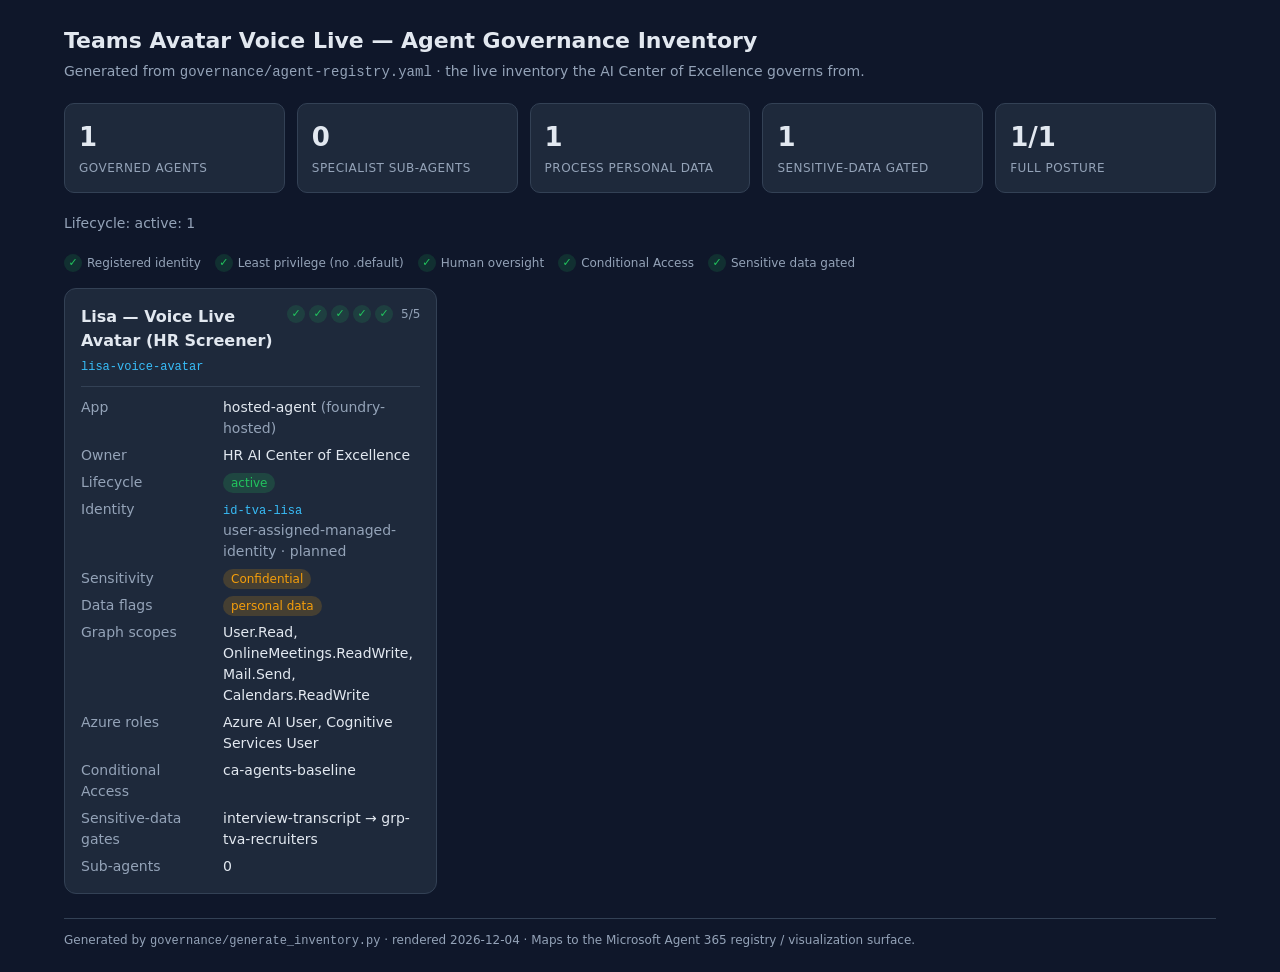
<file: governance/inventory/agent-inventory.html>
<!DOCTYPE html>
<html lang="en">
<head>
<meta charset="utf-8">
<meta name="viewport" content="width=device-width, initial-scale=1">
<title>Teams Avatar Voice Live — Agent Governance Inventory</title>
<style>
  :root { --bg:#0f172a; --panel:#1e293b; --ink:#e2e8f0; --muted:#94a3b8;
           --line:#334155; --ok:#22c55e; --bad:#ef4444; --amber:#f59e0b; --accent:#38bdf8; }
  * { box-sizing:border-box; }
  body { margin:0; font:14px/1.5 system-ui,Segoe UI,Roboto,sans-serif; background:var(--bg); color:var(--ink); }
  .wrap { max-width:1200px; margin:0 auto; padding:24px; }
  h1 { font-size:22px; margin:0 0 4px; }
  .sub { color:var(--muted); margin:0 0 20px; }
  .stats { display:grid; grid-template-columns:repeat(auto-fit,minmax(150px,1fr)); gap:12px; margin-bottom:20px; }
  .stat { background:var(--panel); border:1px solid var(--line); border-radius:10px; padding:14px; }
  .stat b { display:block; font-size:26px; }
  .stat span { color:var(--muted); font-size:12px; text-transform:uppercase; letter-spacing:.04em; }
  .legend { color:var(--muted); font-size:12px; margin-bottom:16px; display:flex; flex-wrap:wrap; gap:14px; }
  .legend-item { display:inline-flex; align-items:center; gap:5px; }
  .grid { display:grid; grid-template-columns:repeat(auto-fill,minmax(360px,1fr)); gap:16px; }
  .card { background:var(--panel); border:1px solid var(--line); border-radius:12px; padding:16px; }
  .card header { display:flex; justify-content:space-between; align-items:flex-start; gap:8px; border-bottom:1px solid var(--line); padding-bottom:10px; margin-bottom:10px; }
  .card h3 { margin:0 0 2px; font-size:16px; }
  .card code { color:var(--accent); font-size:12px; }
  .posture { display:flex; align-items:center; gap:4px; white-space:nowrap; }
  .score { color:var(--muted); font-size:12px; margin-left:4px; }
  .dot { display:inline-grid; place-items:center; width:18px; height:18px; border-radius:50%; font-size:11px; }
  .dot.ok { background:rgba(34,197,94,.15); color:var(--ok); }
  .dot.bad { background:rgba(239,68,68,.15); color:var(--bad); }
  dl { display:grid; grid-template-columns:130px 1fr; gap:6px 12px; margin:0; }
  dt { color:var(--muted); }
  dd { margin:0; word-break:break-word; }
  .muted { color:var(--muted); }
  .chip { display:inline-block; padding:1px 8px; border-radius:999px; background:var(--line); font-size:12px; }
  .chip.green { background:rgba(34,197,94,.18); color:var(--ok); }
  .chip.amber { background:rgba(245,158,11,.18); color:var(--amber); }
  .chip.red { background:rgba(239,68,68,.18); color:var(--bad); }
  footer { color:var(--muted); font-size:12px; margin-top:24px; border-top:1px solid var(--line); padding-top:12px; }
</style>
</head>
<body>
<div class="wrap">
  <h1>Teams Avatar Voice Live — Agent Governance Inventory</h1>
  <p class="sub">Generated from <code>governance/agent-registry.yaml</code> · the live inventory the AI Center of Excellence governs from.</p>

  <section class="stats">
    <div class="stat"><b>1</b><span>Governed agents</span></div>
    <div class="stat"><b>0</b><span>Specialist sub-agents</span></div>
    <div class="stat"><b>1</b><span>Process personal data</span></div>
    <div class="stat"><b>1</b><span>Sensitive-data gated</span></div>
    <div class="stat"><b>1/1</b><span>Full posture</span></div>
  </section>

  <p class="sub">Lifecycle: active: 1</p>
  <div class="legend"><span class="legend-item"><span class="dot ok">✓</span>Registered identity</span> <span class="legend-item"><span class="dot ok">✓</span>Least privilege (no .default)</span> <span class="legend-item"><span class="dot ok">✓</span>Human oversight</span> <span class="legend-item"><span class="dot ok">✓</span>Conditional Access</span> <span class="legend-item"><span class="dot ok">✓</span>Sensitive data gated</span></div>

  <div class="grid">

    <article class="card">
      <header>
        <div>
          <h3>Lisa — Voice Live Avatar (HR Screener)</h3>
          <code>lisa-voice-avatar</code>
        </div>
        <div class="posture"><span class="dot ok" title="Registered identity">✓</span><span class="dot ok" title="Least privilege (no .default)">✓</span><span class="dot ok" title="Human oversight">✓</span><span class="dot ok" title="Conditional Access">✓</span><span class="dot ok" title="Sensitive data gated">✓</span>
          <span class="score">5/5</span>
        </div>
      </header>
      <dl>
        <dt>App</dt><dd>hosted-agent <span class="muted">(foundry-hosted)</span></dd>
        <dt>Owner</dt><dd>HR AI Center of Excellence</dd>
        <dt>Lifecycle</dt><dd><span class="chip green">active</span></dd>
        <dt>Identity</dt><dd><code>id-tva-lisa</code><br>
          <span class="muted">user-assigned-managed-identity · planned</span></dd>
        <dt>Sensitivity</dt><dd><span class="chip amber">Confidential</span></dd>
        <dt>Data flags</dt><dd><span class="chip amber">personal data</span></dd>
        <dt>Graph scopes</dt><dd>User.Read, OnlineMeetings.ReadWrite, Mail.Send, Calendars.ReadWrite</dd>
        <dt>Azure roles</dt><dd>Azure AI User, Cognitive Services User</dd>
        <dt>Conditional Access</dt><dd>ca-agents-baseline</dd>
        <dt>Sensitive-data gates</dt><dd>interview-transcript → grp-tva-recruiters</dd>
        <dt>Sub-agents</dt><dd>0</dd>
      </dl>
    </article>
  </div>

  <footer>
    Generated by <code>governance/generate_inventory.py</code> ·
    <span id="gen"></span> ·
    Maps to the Microsoft Agent 365 registry / visualization surface.
  </footer>
</div>
<script>document.getElementById('gen').textContent =
  'rendered ' + new Date().toISOString().slice(0,10);</script>
</body>
</html>
</file>
